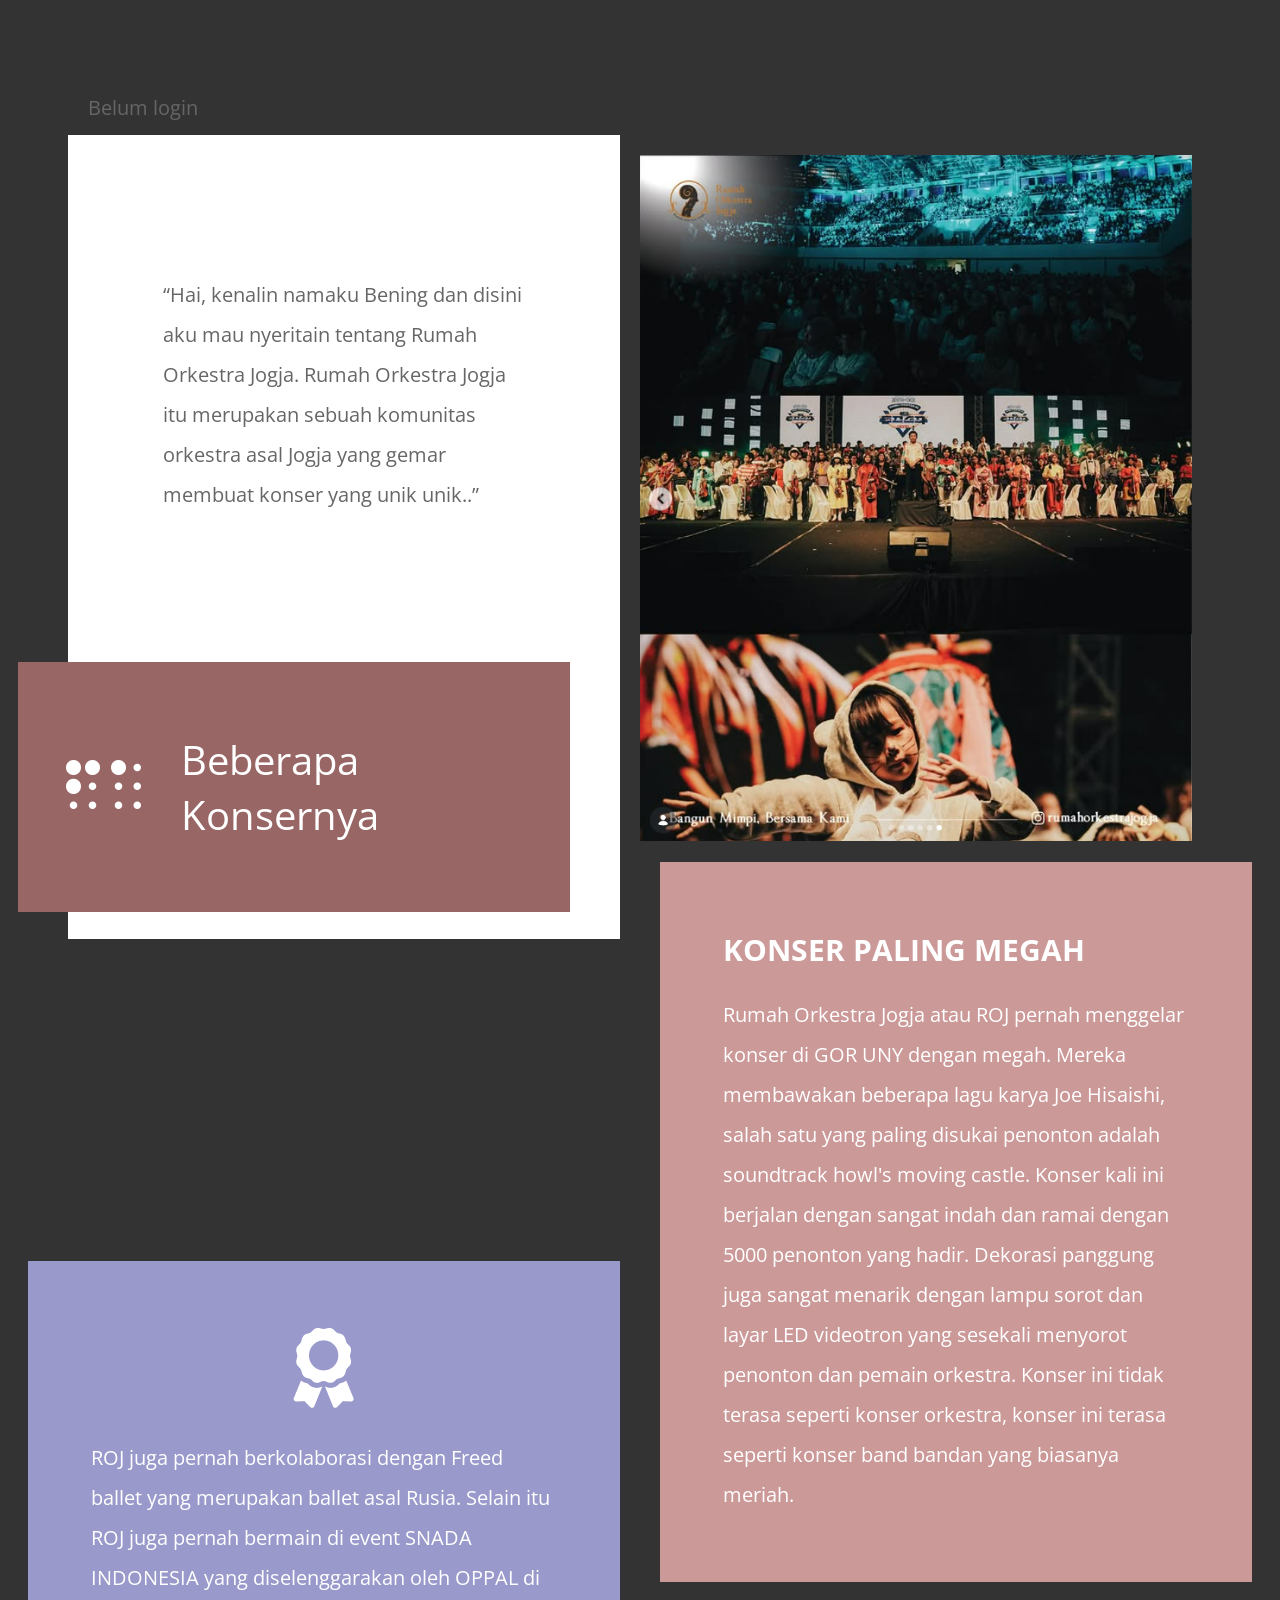
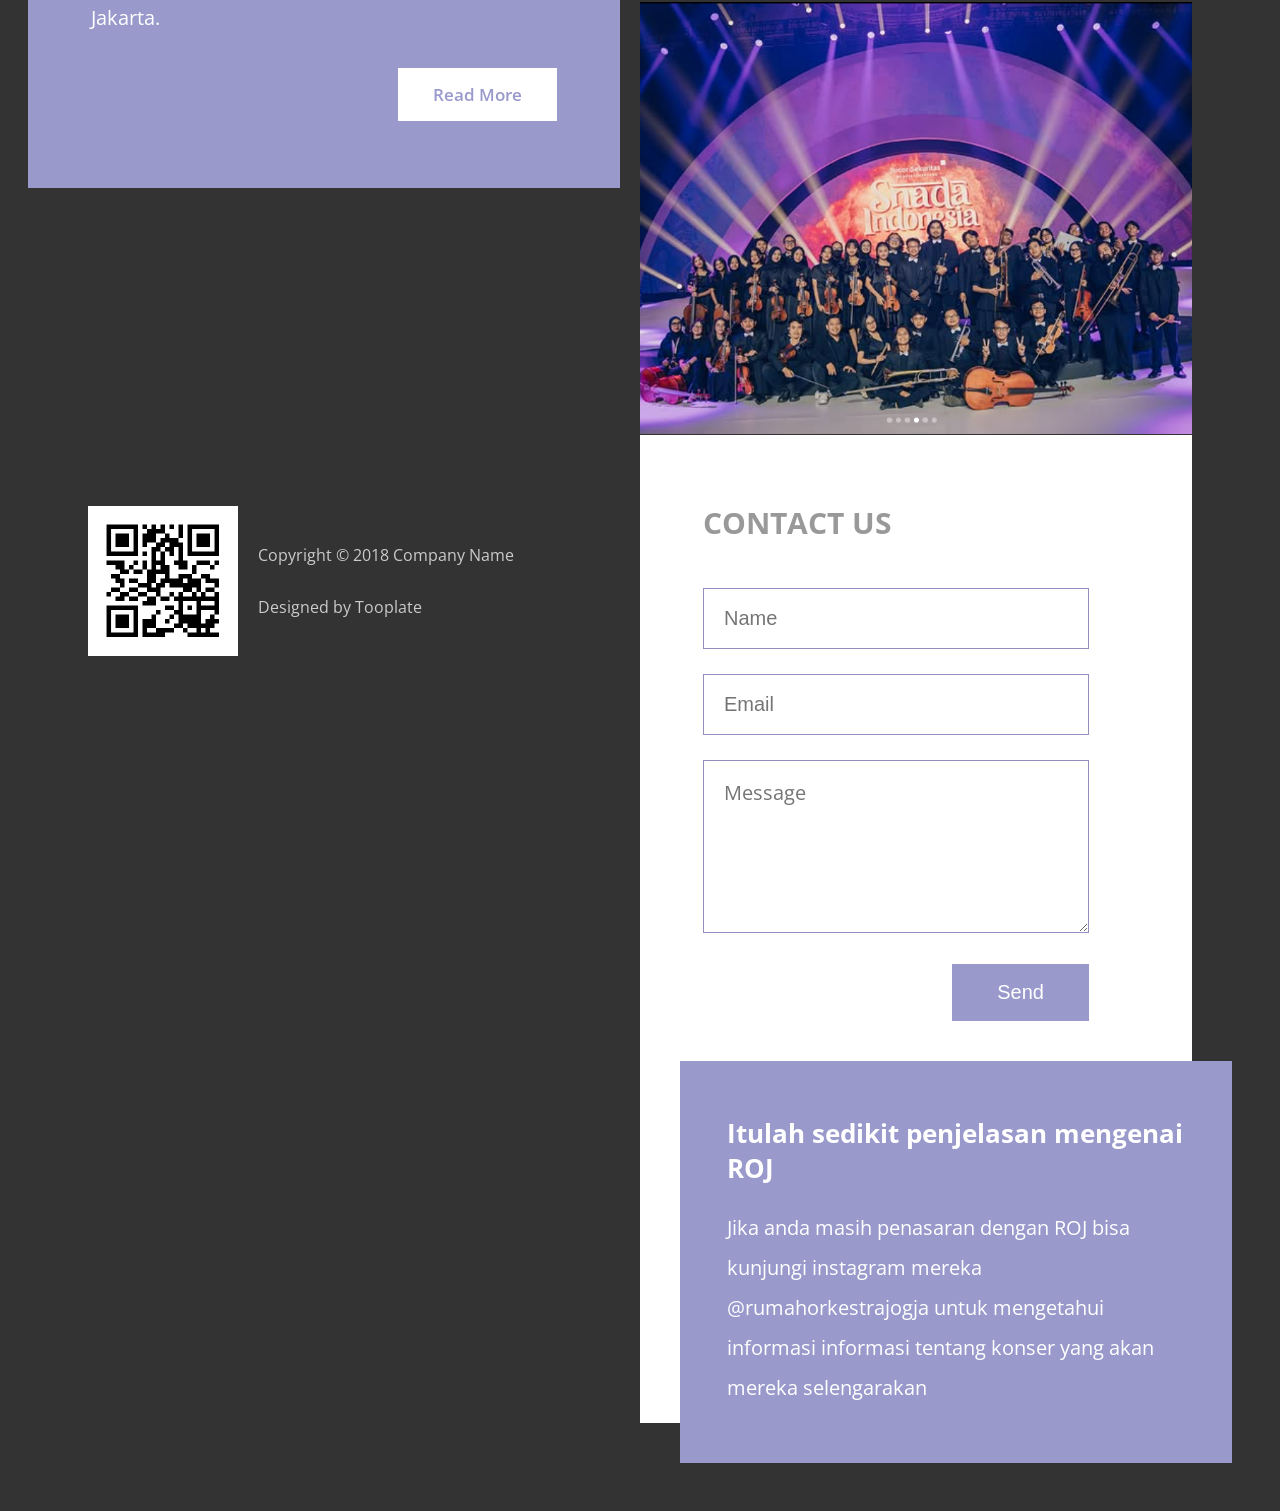
<file: index.html>
<!DOCTYPE html>
<html lang="en">

<head>
    <meta charset="UTF-8">
    <meta name="viewport" content="width=device-width, initial-scale=1.0">
    <meta http-equiv="X-UA-Compatible" content="ie=edge">
    <title>Get to Know Me</title>
<!--
Template 2110 Character
http://www.tooplate.com/view/2110-character
-->
    <link rel="stylesheet" href="https://fonts.googleapis.com/css?family=Open+Sans:400,600">
    <!-- https://fonts.google.com/specimen/Open+Sans -->
    <link rel="stylesheet" href="css/all.min.css">
    <!-- https://fontawesome.com/ -->
    <link rel="stylesheet" href="css/tooplate-style.css">
</head>
<p id="userInfo">Belum login</p>
    <div id="authArea">
        <button onclick="goLogin()" class="nav-cta">Login</button>
    </div>
<body class="tm-bg-dark">
    <main class="tm-container masonry">
        <div class="item tm-bg-white tm-block tm-block-left" data-desktop-seq-no="1" data-mobile-seq-no="1">
            <p class="tm-hero-text">&ldquo;Hai, kenalin namaku Bening dan disini aku mau nyeritain tentang Rumah Orkestra Jogja. 
Rumah Orkestra Jogja itu merupakan sebuah komunitas orkestra asal Jogja yang gemar membuat konser yang unik unik..&rdquo;</p>
            <header class="tm-block-brand">
                <div class="tm-bg-primary-dark tm-text-white tm-block-brand-inner">
                    <i class="fas fa-braille fa-3x"></i>
                    <h1 class="tm-brand-name">Beberapa Konsernya</h1>
                </div>
            </header>
        </div>
        <div class="item" data-desktop-seq-no="2" data-mobile-seq-no="4">
            <iframe width="529" height="281" src="https://www.youtube.com/embed/z7pt3Qj4w8U" title="SAGA GHIBLI CHAPTER 02 - RUMAH ORKESTRA JOGJA" frameborder="0" allow="accelerometer; autoplay; clipboard-write; encrypted-media; gyroscope; picture-in-picture; web-share" referrerpolicy="strict-origin-when-cross-origin" allowfullscreen></iframe>
        </div>
        <div class="item tm-bg-secondary tm-text-white tm-block tm-block-wider tm-block-pad tm-block-left-2" data-desktop-seq-no="3"
            data-mobile-seq-no="5">
            <i class="fas fa-award fa-4x tm-block-icon"></i>
            <p>ROJ juga pernah berkolaborasi dengan Freed ballet yang merupakan ballet asal Rusia. Selain itu ROJ juga pernah bermain di event SNADA INDONESIA yang diselenggarakan oleh OPPAL di Jakarta.</p>
            <div class="tm-text-right">
                <a href="#" class="tm-btn tm-btn-small tm-btn-primary tm-mt">Read More</a>
            </div>
        </div>
        <div class="item" data-desktop-seq-no="4" data-mobile-seq-no="8">
           <iframe width="529" height="297" src="https://www.youtube.com/embed/u_vsWNh9VQU?list=RDu_vsWNh9VQU" title="Medley Lagu Daerah - Rumah Orkestra Jogja | Snada Indonesia 2025" frameborder="0" allow="accelerometer; autoplay; clipboard-write; encrypted-media; gyroscope; picture-in-picture; web-share" referrerpolicy="strict-origin-when-cross-origin" allowfullscreen></iframe>
        </div>
        <div class="tm-footer" id="tmFooter" data-desktop-seq-no="5" data-mobile-seq-no="9">
            <img src="img/qr-link-tooplate.png" alt="QR Code" class="tm-img-qr">
            <div>
                <p class="tm-mb-small">Copyright &copy; 2018 Company Name</p>
                <p>Designed by <a rel="nofollow" href="https://www.facebook.com/tooplate">Tooplate</a></p>
            </div>
        </div>
        <div class="item" data-desktop-seq-no="6" data-mobile-seq-no="2">
            <img src="img/Ghibli 2.png">
        </div>
        <div class="item tm-block-right" data-desktop-seq-no="7" data-mobile-seq-no="3">
            <div class="tm-block-right-inner tm-bg-primary-light tm-text-white tm-block tm-block-wider tm-block-pad">
                <header>
                    <h2 class="tm-text-uppercase">
                        Konser Paling Megah
                    </h2>
                </header>
                <p>Rumah Orkestra Jogja atau ROJ pernah menggelar konser di GOR UNY dengan megah. Mereka membawakan beberapa lagu karya Joe Hisaishi, salah satu yang paling disukai penonton adalah soundtrack howl's moving castle. Konser kali ini berjalan dengan sangat indah dan ramai dengan 5000 penonton yang hadir. Dekorasi panggung juga sangat menarik dengan lampu sorot dan layar LED videotron yang sesekali menyorot penonton dan pemain orkestra. Konser ini tidak terasa seperti konser orkestra, konser ini terasa seperti konser band bandan yang biasanya meriah.
                </p>
                <!-- -->
            </div>
        </div>

        <div class="item" data-desktop-seq-no="8" data-mobile-seq-no="6">
            <img src="img/SNADA.png">
        </div>

        <div class="item tm-bg-white tm-block tm-form-section" data-desktop-seq-no="9" data-mobile-seq-no="7">
            <div class="tm-form-container tm-block-pad tm-pb-0">
                <header>
                    <h2 class="tm-text-uppercase tm-text-gray-light tm-mb">
                        Contact Us
                    </h2>
                </header>
                <form action="index.html" class="tm-contact-form" method="POST">
                    <div class="tm-form-group">
                        <input type="text" id="contact_name" name="contact_name" class="form-control" placeholder="Name" required/>
                    </div>
                    <div class="tm-form-group">
                        <input type="email" id="contact_email" name="contact_email" class="form-control" placeholder="Email" required/>
                    </div>
                    <div class="tm-form-group">
                        <textarea rows="5" id="contact_message" name="contact_message" class="form-control" placeholder="Message" required></textarea>
                    </div>
                    <div class="tm-text-right">
                        <button type="submit" class="tm-btn tm-btn-secondary tm-btn-pad-big">Send</button>
                    </div>
                </form>
            </div>

            <div class="tm-form-section-tag">
                <div class="tm-bg-secondary tm-text-white tm-block-pad tm-form-section-tag-inner">
                    <header>
                        <h2>Itulah sedikit penjelasan mengenai ROJ</h2>
                    </header>
                    <p>Jika anda masih penasaran dengan ROJ bisa kunjungi instagram mereka @rumahorkestrajogja untuk mengetahui informasi informasi tentang konser yang akan mereka selengarakan</p>
                </div>
            </div>
        </div>

    </main>
    <script src="js/jquery-3.3.1.min.js"></script>
    <!-- https://jquery.com/download/ -->
    <script>

        let callAdjustLayout;
        let currentLayout = "desktop",
            nextLayout = "desktop";

        /**
         * detect IE
         * returns version of IE or false, if browser is not Internet Explorer
         */
        function detectIE() {
            var ua = window.navigator.userAgent;

            var msie = ua.indexOf('MSIE ');
            if (msie > 0) {
                // IE 10 or older => return version number
                return parseInt(ua.substring(msie + 5, ua.indexOf('.', msie)), 10);
            }

            var trident = ua.indexOf('Trident/');
            if (trident > 0) {
                // IE 11 => return version number
                var rv = ua.indexOf('rv:');
                return parseInt(ua.substring(rv + 3, ua.indexOf('.', rv)), 10);
            }

            var edge = ua.indexOf('Edge/');
            if (edge > 0) {
                // Edge (IE 12+) => return version number
                return parseInt(ua.substring(edge + 5, ua.indexOf('.', edge)), 10);
            }

            // other browser
            return false;
        }

        // Adjust layout based on the browser width
        function adjustLayout() {
            let block1, block2, block3, block4, block5, block6, block7, block8, block9;

            if (window.innerWidth <= 1199) {
                // Mobile layout
                nextLayout = "mobile";
                block1 = $("div[data-mobile-seq-no='1']");
                block2 = $("div[data-mobile-seq-no='2']");
                block3 = $("div[data-mobile-seq-no='3']");
                block4 = $("div[data-mobile-seq-no='4']");
                block5 = $("div[data-mobile-seq-no='5']");
                block6 = $("div[data-mobile-seq-no='6']");
                block7 = $("div[data-mobile-seq-no='7']");
                block8 = $("div[data-mobile-seq-no='8']");
                block9 = $("div[data-mobile-seq-no='9']");
            } else {
                // Desktop layout
                nextLayout = "desktop";
                block1 = $("div[data-desktop-seq-no='1']");
                block2 = $("div[data-desktop-seq-no='2']");
                block3 = $("div[data-desktop-seq-no='3']");
                block4 = $("div[data-desktop-seq-no='4']");
                block5 = $("div[data-desktop-seq-no='5']");
                block6 = $("div[data-desktop-seq-no='6']");
                block7 = $("div[data-desktop-seq-no='7']");
                block8 = $("div[data-desktop-seq-no='8']");
                block9 = $("div[data-desktop-seq-no='9']");
            }

            if (nextLayout !== currentLayout) {
                // Reorder blocks based on their seq no
                block1.after(block2.detach());
                block2.after(block3.detach());
                block3.after(block4.detach());
                block4.after(block5.detach());
                block5.after(block6.detach());
                block6.after(block7.detach());
                block7.after(block8.detach());
                block8.after(block9.detach());
                currentLayout = nextLayout;
            }
        }

        // Adjust layout upon window resize
        window.onresize = function () {
            clearTimeout(callAdjustLayout);
            callAdjustLayout = setTimeout(adjustLayout, 100);
        }

        // DOM is ready
        $(function () {
            if (detectIE()) {
                alert('Please use the latest version of Chrome or Firefox for best browsing experience.');
            }

            adjustLayout();
        })
    </script>
            <script src="login/js/welcome.js"></script>
</body>

</html>
</file>
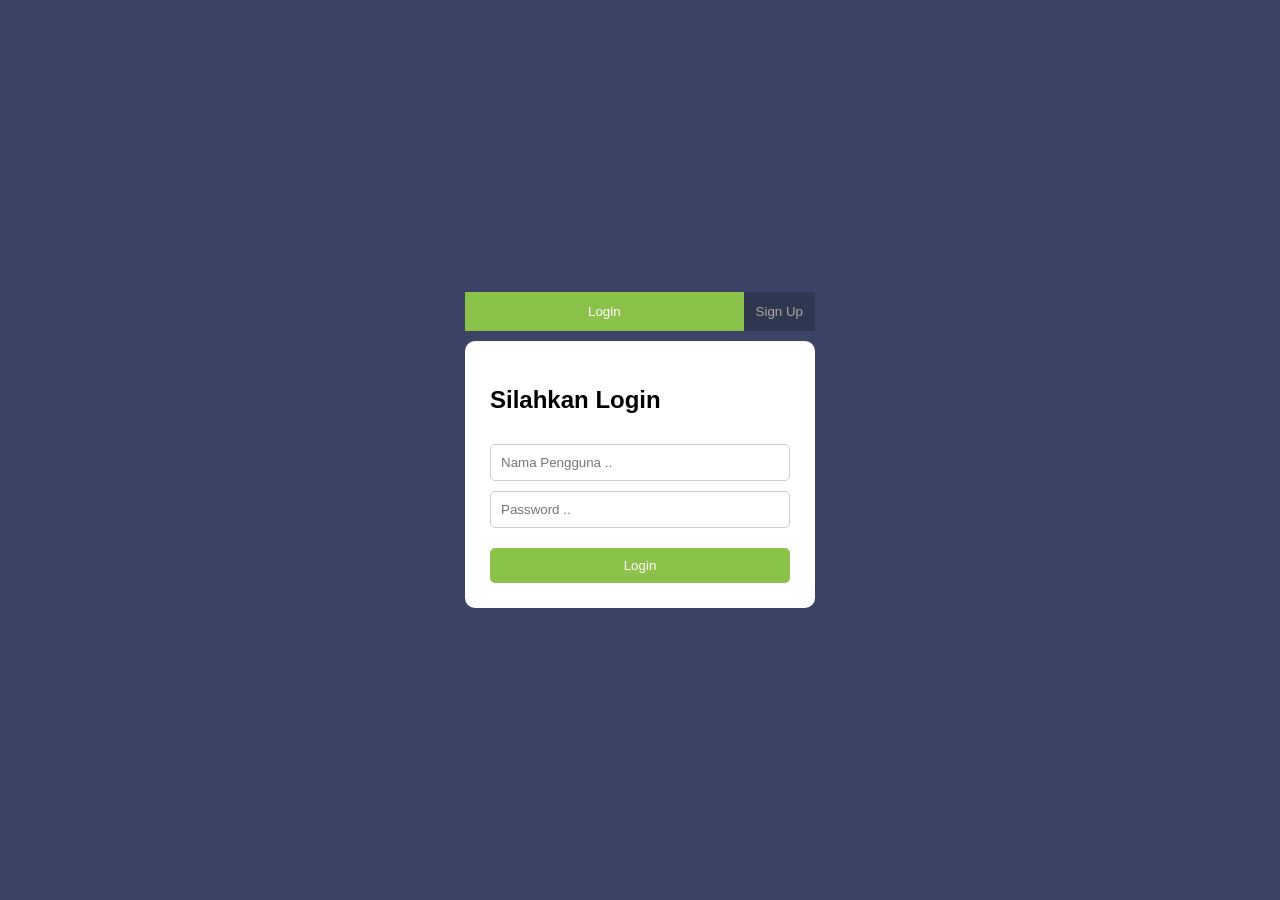
<file: login/index.html>
<!DOCTYPE html>
<html lang="en">

<head>
  <meta charset="UTF-8">
  <title>Login Signup</title>
  <link rel="stylesheet" href="style.css">
</head>

<body>

<div class="container">

  <div class="tabs">
    <button class="tab active" data-target="login">Login</button>
    <a href="register.html"><button class="tab" data-target="signup">Sign Up</button></a>
  </div>

  <div class="box">

    <!-- LOGIN -->
    <form id="loginForm" class="form show">
      <h2>Silahkan Login</h2>
      
      <input type="text" id="username" placeholder="Nama Pengguna .." required="required">
      
      <input type="password" id="password" placeholder="Password .." required="required">
      
      <button type="submit">Login</button>
    </form>

    <!-- SIGNUP -->
    <form id="registerForm" class="form">
      <h2>Register</h2>
    
      <input type="text" id="username" required placeholder="Username" required>
      <input type="email" id="email" required placeholder="Email" required>
      <input type="password" id="password" required placeholder="Password" required>

      <button type="submit">Register</button>
    </form>

  </div>

</div>

<script src="script.js"></script>
<script src="js/login.js"></script>

</body>
</html>
</file>
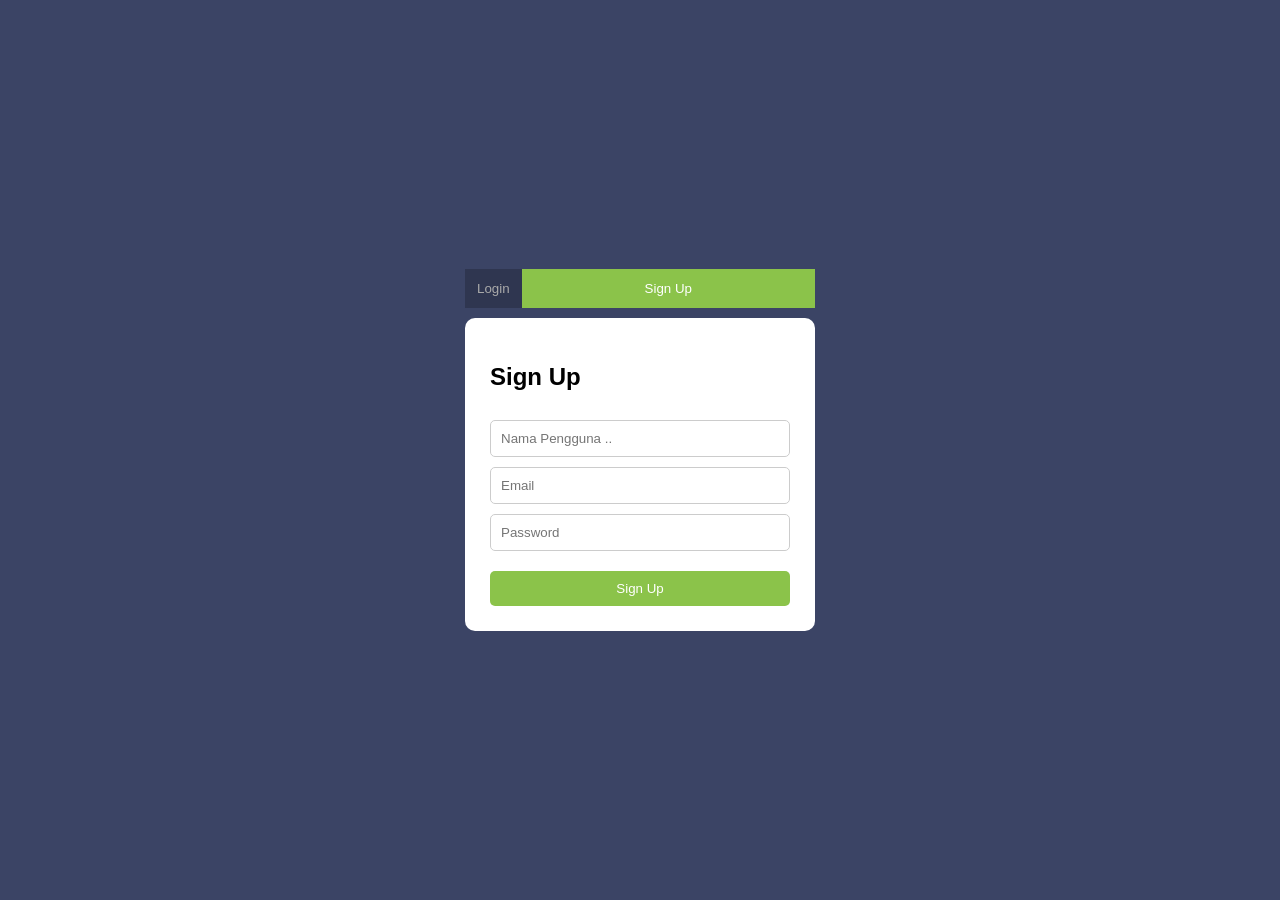
<file: login/register.html>
<!DOCTYPE html>
<html lang="en">

<head>
  <meta charset="UTF-8">
  <title>Login Signup</title>
  <link rel="stylesheet" href="style.css">
</head>

<body>

<div class="container">

  <div class="tabs">
    <a href="index.html"><button class="tab" data-target="login">Login</button></a>
    <button class="tab active" data-target="signup">Sign Up</button>
  </div>

  <div class="box">

    <!-- LOGIN -->
    <form id="registerForm" class="form show">
      <h2>Sign Up</h2>
      
      <input type="text" id="username" placeholder="Nama Pengguna .." required="required">
      
      <input type="email" id="email" placeholder="Email" required="required">

       <input type="password" id="password" placeholder="Password" required="required">
      
      <button type="submit">Sign Up</button>
    </form>

    <!-- SIGNUP -->
    <form id="registerForm" class="form">
      <h2>Register</h2>
    
      <input type="text" id="username" required placeholder="Username" required>
      <input type="email" id="email" required placeholder="Email" required>
      <input type="password" id="password" required placeholder="Password" required>

      <button type="submit">Register</button>
      <p id="message"></p>
    </form>

  </div>

</div>

<script src="script.js"></script>
<script src="js/register.js" defer></script>

</body>
</html>
</file>
<file: css/tooplate-style.css>
/* 

Template 2110 Character
http://www.tooplate.com/view/2110-character


COLORS 

Primary Dark:       #996666
Primary Light:      #cc9999
Secondary:          #9999cc
Dark Background:    #333333
Dark Gray Text:     #666666
Light Gray Text:    #999999
Footer Gray Text:   #cccccc

*/

body {
  font-family: "Open Sans", sans-serif;
  font-size: 20px;
  color: #666666;
  -webkit-font-smoothing: antialiased;
  padding: 80px;
  overflow-x: hidden;
}

textarea {
  font-family: "Open Sans", sans-serif;
}

a {
	color: #FF0;
  text-decoration: none;
}

button {
  border: none;
}

a,
button {
  -webkit-transition: all 0.3s ease;
  -o-transition: all 0.3s ease;
  transition: all 0.3s ease;
  cursor: pointer;
}

h2 {
  margin-top: 0;
}

p {
  line-height: 2;
  margin: 0;
}

.tm-container {
  max-width: 1200px;
  width: 100%;
  margin-left: auto;
  margin-right: auto;
  position: relative;
}

/* http://w3bits.com/css-masonry/ */
.masonry {
  /* Masonry container */
  -webkit-column-count: 2;
  column-count: 2;
  -webkit-column-gap: 0;
  column-gap: 0;
}

.item {
  /* Masonry bricks or child elements */
  display: inline-block;
  margin: 0;
  width: 100%;
}

img {
  max-width: 100%;
  height: auto;
}

.tm-relative {
  position: relative;
}

.tm-block {
  position: relative;
  -webkit-box-sizing: border-box;
  box-sizing: border-box;
  max-width: 600px;
}

.tm-block-wider {
  max-width: 640px;
  width: calc(100% + 40px);
}

.tm-block-left {
  right: 20px;
  bottom: 20px;
}

.tm-block-left-2 {
  right: 60px;
  top: 15px;
}

.tm-block-right {
  padding: 15px 0 20px 20px;
}

.tm-img-left {
  display: block;
  margin-right: 0;
  margin-left: auto;
}

.tm-hero-text {
  padding: 140px 95px 0;
}

.tm-block-pad {
  padding: 67px 63px;
}

.tm-block-icon {
  text-align: center;
  display: block;
  margin: 0 30px 30px;
}

.tm-block-brand {
  position: relative;
  margin-top: 147px;
  margin-bottom: 27px;
}

.tm-block-brand-inner {
  position: relative;
  right: 50px;
  padding: 70px 48px;
  display: -webkit-box;
  display: -ms-flexbox;
  display: flex;
  -webkit-box-align: center;
  -ms-flex-align: center;
  align-items: center;
}

.tm-brand-name {
  margin: 0 40px 0;
  font-size: 2.5rem;
  font-weight: 400;
}

.tm-bg-dark {
  background-color: #333333;
}

.tm-bg-white {
  background-color: #ffffff;
}

.tm-btn {
  padding: 15px 25px;
  display: inline-block;
  font-size: 1em;
}

.tm-btn-small {
  font-size: 17px;
  font-weight: 600;
  padding: 15px 35px;
}

.tm-btn-pad-big {
  padding: 17px 45px;
}

.tm-btn-primary {
  color: #9999cc;
  background-color: #ffffff;
}

.tm-btn-primary:hover {
  background-color: #c5c5e6;
}

.tm-btn-secondary {
  color: white;
  background-color: #9999cc;
}

.tm-btn-secondary:hover {
  color: #ffffff;
  background-color: #5b5bb2;
}

.tm-text-white {
  color: #ffffff;
}

.tm-text-gray-light {
  color: #999999;
}

.tm-bg-primary-light {
  background-color: #cc9999;
}

.tm-bg-primary-dark {
  background-color: #996666;
}

.tm-bg-secondary {
  background-color: #9999cc;
}

.tm-mt {
  margin-top: 30px;
}

.tm-mt-big {
  margin-top: 50px;
}

.tm-mb {
  margin-bottom: 45px;
}

.tm-mb-small {
  margin-bottom: 20px;
}

.tm-text-right {
  text-align: right;
}

.tm-text-uppercase {
  text-transform: uppercase;
}

.tm-form-group {
  margin-bottom: 25px;
}

input,
textarea {
  width: 100%;
  -webkit-box-sizing: border-box;
  box-sizing: border-box;
  border: 1px solid #958ec0;
  padding: 18px 20px;
  font-size: 1em;
}

.tm-contact-form {
  width: calc(100% - 40px);
}

.tm-form-section {
  margin-top: -5px;
}

.tm-form-section-tag {
  position: relative;
}

.tm-form-section-tag h2 {
  font-size: 1.6rem;
}

.tm-form-section-tag-inner {
  position: relative;
  left: 40px;
  right: -40px;
  bottom: -40px;
  width: 100%;
  max-width: 600px;
  box-sizing: border-box;
  padding: 55px 47px;
}

.tm-pb-0 {
  padding-bottom: 0 !important;
}

.tm-img-qr {
  width: 150px;
  height: 150px;
  margin: 30px 20px 30px 0;
}

.tm-footer {
  display: -webkit-box;
  display: -ms-flexbox;
  display: flex;
  -webkit-box-align: center;
  -ms-flex-align: center;
  align-items: center;
  max-width: 600px;
  margin-right: 0;
  margin-left: auto;
}

.tm-footer,
.tm-footer a {
  color: #cbcbcb;
}

.tm-footer a:hover {
  color: #996666;
}

.tm-footer p {
  font-size: 16px;
}

@media (max-width: 1232px) {
  body {
    padding: 60px;
  }
}

@media (max-width: 1199px) {
  .masonry {
    /* Masonry container */
    -webkit-column-count: 1;
    column-count: 1;
  }

  .tm-container {
    max-width: 600px;
  }
}

@media (max-width: 540px) {
  .tm-block-brand-inner {
    flex-direction: column;
    padding: 35px;
    right: 30px;
  }

  .tm-brand-name {
    margin-top: 20px;
  }

  .tm-contact-form {
    width: calc(100% - 20px);
  }
}

@media (max-width: 520px) {
  body {
    padding: 50px;
  }

  .tm-block-pad {
    padding: 45px;
  }

  .tm-hero-text {
    padding: 50px 45px 0;
  }

  .tm-block-brand {
    margin-top: 70px;
  }
}

@media (max-width: 417px) {
  .tm-block-left,
  .tm-block-left-2 {
    right: 0;
  }

  .tm-block-wider {
    width: 100%;
  }

  .tm-footer {
    flex-direction: column;
  }
}

@media (max-width: 390px) {
  body {
    padding: 40px 20px 10px;
  }

  .tm-form-section-tag-inner {
    left: 25px;
    right: -25px;
    bottom: -25px;
  }
}
</file>
<file: login/style.css>
body {
  margin: 0;
  font-family: Arial;
  background: #3b4465;
  display: flex;
  justify-content: center;
  align-items: center;
  height: 100vh;
}

.container {
  width: 350px;
}

.tabs {
  display: flex;
}

.tab {
  flex: 1;
  padding: 12px;
  border: none;
  cursor: pointer;
  background: #2f3650;
  color: #aaa;
  transition: 0.3s;
}

.tab.active {
  background: #8bc34a;
  color: white;
}

.box {
  background: white;
  padding: 25px;
  border-radius: 10px;
  margin-top: 10px;
  position: relative;
  overflow: hidden;
}

.form {
  display: none;
  flex-direction: column;
  gap: 10px;
  animation: fade 0.3s ease;
}

.form.show {
  display: flex;
}

input {
  padding: 10px;
  border: 1px solid #ccc;
  border-radius: 5px;
}

button[type="submit"] {
  margin-top: 10px;
  padding: 10px;
  border: none;
  background: #8bc34a;
  color: white;
  cursor: pointer;
  border-radius: 5px;
}

@keyframes fade {
  from {
    opacity: 0;
    transform: translateY(10px);
  }
  to {
    opacity: 1;
    transform: translateY(0);
  }
}
</file>
<file: css/all.min.css>
/*!
 * Font Awesome Free 5.3.1 by @fontawesome - https://fontawesome.com
 * License - https://fontawesome.com/license/free (Icons: CC BY 4.0, Fonts: SIL OFL 1.1, Code: MIT License)
 */
.fa,.fab,.fal,.far,.fas{-moz-osx-font-smoothing:grayscale;-webkit-font-smoothing:antialiased;display:inline-block;font-style:normal;font-variant:normal;text-rendering:auto;line-height:1}.fa-lg{font-size:1.33333em;line-height:.75em;vertical-align:-.0667em}.fa-xs{font-size:.75em}.fa-sm{font-size:.875em}.fa-1x{font-size:1em}.fa-2x{font-size:2em}.fa-3x{font-size:3em}.fa-4x{font-size:4em}.fa-5x{font-size:5em}.fa-6x{font-size:6em}.fa-7x{font-size:7em}.fa-8x{font-size:8em}.fa-9x{font-size:9em}.fa-10x{font-size:10em}.fa-fw{text-align:center;width:1.25em}.fa-ul{list-style-type:none;margin-left:2.5em;padding-left:0}.fa-ul>li{position:relative}.fa-li{left:-2em;position:absolute;text-align:center;width:2em;line-height:inherit}.fa-border{border:.08em solid #eee;border-radius:.1em;padding:.2em .25em .15em}.fa-pull-left{float:left}.fa-pull-right{float:right}.fa.fa-pull-left,.fab.fa-pull-left,.fal.fa-pull-left,.far.fa-pull-left,.fas.fa-pull-left{margin-right:.3em}.fa.fa-pull-right,.fab.fa-pull-right,.fal.fa-pull-right,.far.fa-pull-right,.fas.fa-pull-right{margin-left:.3em}.fa-spin{animation:fa-spin 2s infinite linear}.fa-pulse{animation:fa-spin 1s infinite steps(8)}@keyframes fa-spin{0%{transform:rotate(0deg)}to{transform:rotate(1turn)}}.fa-rotate-90{-ms-filter:"progid:DXImageTransform.Microsoft.BasicImage(rotation=1)";transform:rotate(90deg)}.fa-rotate-180{-ms-filter:"progid:DXImageTransform.Microsoft.BasicImage(rotation=2)";transform:rotate(180deg)}.fa-rotate-270{-ms-filter:"progid:DXImageTransform.Microsoft.BasicImage(rotation=3)";transform:rotate(270deg)}.fa-flip-horizontal{-ms-filter:"progid:DXImageTransform.Microsoft.BasicImage(rotation=0, mirror=1)";transform:scaleX(-1)}.fa-flip-vertical{transform:scaleY(-1)}.fa-flip-horizontal.fa-flip-vertical,.fa-flip-vertical{-ms-filter:"progid:DXImageTransform.Microsoft.BasicImage(rotation=2, mirror=1)"}.fa-flip-horizontal.fa-flip-vertical{transform:scale(-1)}:root .fa-flip-horizontal,:root .fa-flip-vertical,:root .fa-rotate-90,:root .fa-rotate-180,:root .fa-rotate-270{-webkit-filter:none;filter:none}.fa-stack{display:inline-block;height:2em;line-height:2em;position:relative;vertical-align:middle;width:2em}.fa-stack-1x,.fa-stack-2x{left:0;position:absolute;text-align:center;width:100%}.fa-stack-1x{line-height:inherit}.fa-stack-2x{font-size:2em}.fa-inverse{color:#fff}.fa-500px:before{content:"\f26e"}.fa-accessible-icon:before{content:"\f368"}.fa-accusoft:before{content:"\f369"}.fa-ad:before{content:"\f641"}.fa-address-book:before{content:"\f2b9"}.fa-address-card:before{content:"\f2bb"}.fa-adjust:before{content:"\f042"}.fa-adn:before{content:"\f170"}.fa-adversal:before{content:"\f36a"}.fa-affiliatetheme:before{content:"\f36b"}.fa-air-freshener:before{content:"\f5d0"}.fa-algolia:before{content:"\f36c"}.fa-align-center:before{content:"\f037"}.fa-align-justify:before{content:"\f039"}.fa-align-left:before{content:"\f036"}.fa-align-right:before{content:"\f038"}.fa-alipay:before{content:"\f642"}.fa-allergies:before{content:"\f461"}.fa-amazon:before{content:"\f270"}.fa-amazon-pay:before{content:"\f42c"}.fa-ambulance:before{content:"\f0f9"}.fa-american-sign-language-interpreting:before{content:"\f2a3"}.fa-amilia:before{content:"\f36d"}.fa-anchor:before{content:"\f13d"}.fa-android:before{content:"\f17b"}.fa-angellist:before{content:"\f209"}.fa-angle-double-down:before{content:"\f103"}.fa-angle-double-left:before{content:"\f100"}.fa-angle-double-right:before{content:"\f101"}.fa-angle-double-up:before{content:"\f102"}.fa-angle-down:before{content:"\f107"}.fa-angle-left:before{content:"\f104"}.fa-angle-right:before{content:"\f105"}.fa-angle-up:before{content:"\f106"}.fa-angry:before{content:"\f556"}.fa-angrycreative:before{content:"\f36e"}.fa-angular:before{content:"\f420"}.fa-ankh:before{content:"\f644"}.fa-app-store:before{content:"\f36f"}.fa-app-store-ios:before{content:"\f370"}.fa-apper:before{content:"\f371"}.fa-apple:before{content:"\f179"}.fa-apple-alt:before{content:"\f5d1"}.fa-apple-pay:before{content:"\f415"}.fa-archive:before{content:"\f187"}.fa-archway:before{content:"\f557"}.fa-arrow-alt-circle-down:before{content:"\f358"}.fa-arrow-alt-circle-left:before{content:"\f359"}.fa-arrow-alt-circle-right:before{content:"\f35a"}.fa-arrow-alt-circle-up:before{content:"\f35b"}.fa-arrow-circle-down:before{content:"\f0ab"}.fa-arrow-circle-left:before{content:"\f0a8"}.fa-arrow-circle-right:before{content:"\f0a9"}.fa-arrow-circle-up:before{content:"\f0aa"}.fa-arrow-down:before{content:"\f063"}.fa-arrow-left:before{content:"\f060"}.fa-arrow-right:before{content:"\f061"}.fa-arrow-up:before{content:"\f062"}.fa-arrows-alt:before{content:"\f0b2"}.fa-arrows-alt-h:before{content:"\f337"}.fa-arrows-alt-v:before{content:"\f338"}.fa-assistive-listening-systems:before{content:"\f2a2"}.fa-asterisk:before{content:"\f069"}.fa-asymmetrik:before{content:"\f372"}.fa-at:before{content:"\f1fa"}.fa-atlas:before{content:"\f558"}.fa-atom:before{content:"\f5d2"}.fa-audible:before{content:"\f373"}.fa-audio-description:before{content:"\f29e"}.fa-autoprefixer:before{content:"\f41c"}.fa-avianex:before{content:"\f374"}.fa-aviato:before{content:"\f421"}.fa-award:before{content:"\f559"}.fa-aws:before{content:"\f375"}.fa-backspace:before{content:"\f55a"}.fa-backward:before{content:"\f04a"}.fa-balance-scale:before{content:"\f24e"}.fa-ban:before{content:"\f05e"}.fa-band-aid:before{content:"\f462"}.fa-bandcamp:before{content:"\f2d5"}.fa-barcode:before{content:"\f02a"}.fa-bars:before{content:"\f0c9"}.fa-baseball-ball:before{content:"\f433"}.fa-basketball-ball:before{content:"\f434"}.fa-bath:before{content:"\f2cd"}.fa-battery-empty:before{content:"\f244"}.fa-battery-full:before{content:"\f240"}.fa-battery-half:before{content:"\f242"}.fa-battery-quarter:before{content:"\f243"}.fa-battery-three-quarters:before{content:"\f241"}.fa-bed:before{content:"\f236"}.fa-beer:before{content:"\f0fc"}.fa-behance:before{content:"\f1b4"}.fa-behance-square:before{content:"\f1b5"}.fa-bell:before{content:"\f0f3"}.fa-bell-slash:before{content:"\f1f6"}.fa-bezier-curve:before{content:"\f55b"}.fa-bible:before{content:"\f647"}.fa-bicycle:before{content:"\f206"}.fa-bimobject:before{content:"\f378"}.fa-binoculars:before{content:"\f1e5"}.fa-birthday-cake:before{content:"\f1fd"}.fa-bitbucket:before{content:"\f171"}.fa-bitcoin:before{content:"\f379"}.fa-bity:before{content:"\f37a"}.fa-black-tie:before{content:"\f27e"}.fa-blackberry:before{content:"\f37b"}.fa-blender:before{content:"\f517"}.fa-blind:before{content:"\f29d"}.fa-blogger:before{content:"\f37c"}.fa-blogger-b:before{content:"\f37d"}.fa-bluetooth:before{content:"\f293"}.fa-bluetooth-b:before{content:"\f294"}.fa-bold:before{content:"\f032"}.fa-bolt:before{content:"\f0e7"}.fa-bomb:before{content:"\f1e2"}.fa-bone:before{content:"\f5d7"}.fa-bong:before{content:"\f55c"}.fa-book:before{content:"\f02d"}.fa-book-open:before{content:"\f518"}.fa-book-reader:before{content:"\f5da"}.fa-bookmark:before{content:"\f02e"}.fa-bowling-ball:before{content:"\f436"}.fa-box:before{content:"\f466"}.fa-box-open:before{content:"\f49e"}.fa-boxes:before{content:"\f468"}.fa-braille:before{content:"\f2a1"}.fa-brain:before{content:"\f5dc"}.fa-briefcase:before{content:"\f0b1"}.fa-briefcase-medical:before{content:"\f469"}.fa-broadcast-tower:before{content:"\f519"}.fa-broom:before{content:"\f51a"}.fa-brush:before{content:"\f55d"}.fa-btc:before{content:"\f15a"}.fa-bug:before{content:"\f188"}.fa-building:before{content:"\f1ad"}.fa-bullhorn:before{content:"\f0a1"}.fa-bullseye:before{content:"\f140"}.fa-burn:before{content:"\f46a"}.fa-buromobelexperte:before{content:"\f37f"}.fa-bus:before{content:"\f207"}.fa-bus-alt:before{content:"\f55e"}.fa-business-time:before{content:"\f64a"}.fa-buysellads:before{content:"\f20d"}.fa-calculator:before{content:"\f1ec"}.fa-calendar:before{content:"\f133"}.fa-calendar-alt:before{content:"\f073"}.fa-calendar-check:before{content:"\f274"}.fa-calendar-minus:before{content:"\f272"}.fa-calendar-plus:before{content:"\f271"}.fa-calendar-times:before{content:"\f273"}.fa-camera:before{content:"\f030"}.fa-camera-retro:before{content:"\f083"}.fa-cannabis:before{content:"\f55f"}.fa-capsules:before{content:"\f46b"}.fa-car:before{content:"\f1b9"}.fa-car-alt:before{content:"\f5de"}.fa-car-battery:before{content:"\f5df"}.fa-car-crash:before{content:"\f5e1"}.fa-car-side:before{content:"\f5e4"}.fa-caret-down:before{content:"\f0d7"}.fa-caret-left:before{content:"\f0d9"}.fa-caret-right:before{content:"\f0da"}.fa-caret-square-down:before{content:"\f150"}.fa-caret-square-left:before{content:"\f191"}.fa-caret-square-right:before{content:"\f152"}.fa-caret-square-up:before{content:"\f151"}.fa-caret-up:before{content:"\f0d8"}.fa-cart-arrow-down:before{content:"\f218"}.fa-cart-plus:before{content:"\f217"}.fa-cc-amazon-pay:before{content:"\f42d"}.fa-cc-amex:before{content:"\f1f3"}.fa-cc-apple-pay:before{content:"\f416"}.fa-cc-diners-club:before{content:"\f24c"}.fa-cc-discover:before{content:"\f1f2"}.fa-cc-jcb:before{content:"\f24b"}.fa-cc-mastercard:before{content:"\f1f1"}.fa-cc-paypal:before{content:"\f1f4"}.fa-cc-stripe:before{content:"\f1f5"}.fa-cc-visa:before{content:"\f1f0"}.fa-centercode:before{content:"\f380"}.fa-certificate:before{content:"\f0a3"}.fa-chalkboard:before{content:"\f51b"}.fa-chalkboard-teacher:before{content:"\f51c"}.fa-charging-station:before{content:"\f5e7"}.fa-chart-area:before{content:"\f1fe"}.fa-chart-bar:before{content:"\f080"}.fa-chart-line:before{content:"\f201"}.fa-chart-pie:before{content:"\f200"}.fa-check:before{content:"\f00c"}.fa-check-circle:before{content:"\f058"}.fa-check-double:before{content:"\f560"}.fa-check-square:before{content:"\f14a"}.fa-chess:before{content:"\f439"}.fa-chess-bishop:before{content:"\f43a"}.fa-chess-board:before{content:"\f43c"}.fa-chess-king:before{content:"\f43f"}.fa-chess-knight:before{content:"\f441"}.fa-chess-pawn:before{content:"\f443"}.fa-chess-queen:before{content:"\f445"}.fa-chess-rook:before{content:"\f447"}.fa-chevron-circle-down:before{content:"\f13a"}.fa-chevron-circle-left:before{content:"\f137"}.fa-chevron-circle-right:before{content:"\f138"}.fa-chevron-circle-up:before{content:"\f139"}.fa-chevron-down:before{content:"\f078"}.fa-chevron-left:before{content:"\f053"}.fa-chevron-right:before{content:"\f054"}.fa-chevron-up:before{content:"\f077"}.fa-child:before{content:"\f1ae"}.fa-chrome:before{content:"\f268"}.fa-church:before{content:"\f51d"}.fa-circle:before{content:"\f111"}.fa-circle-notch:before{content:"\f1ce"}.fa-city:before{content:"\f64f"}.fa-clipboard:before{content:"\f328"}.fa-clipboard-check:before{content:"\f46c"}.fa-clipboard-list:before{content:"\f46d"}.fa-clock:before{content:"\f017"}.fa-clone:before{content:"\f24d"}.fa-closed-captioning:before{content:"\f20a"}.fa-cloud:before{content:"\f0c2"}.fa-cloud-download-alt:before{content:"\f381"}.fa-cloud-upload-alt:before{content:"\f382"}.fa-cloudscale:before{content:"\f383"}.fa-cloudsmith:before{content:"\f384"}.fa-cloudversify:before{content:"\f385"}.fa-cocktail:before{content:"\f561"}.fa-code:before{content:"\f121"}.fa-code-branch:before{content:"\f126"}.fa-codepen:before{content:"\f1cb"}.fa-codiepie:before{content:"\f284"}.fa-coffee:before{content:"\f0f4"}.fa-cog:before{content:"\f013"}.fa-cogs:before{content:"\f085"}.fa-coins:before{content:"\f51e"}.fa-columns:before{content:"\f0db"}.fa-comment:before{content:"\f075"}.fa-comment-alt:before{content:"\f27a"}.fa-comment-dollar:before{content:"\f651"}.fa-comment-dots:before{content:"\f4ad"}.fa-comment-slash:before{content:"\f4b3"}.fa-comments:before{content:"\f086"}.fa-comments-dollar:before{content:"\f653"}.fa-compact-disc:before{content:"\f51f"}.fa-compass:before{content:"\f14e"}.fa-compress:before{content:"\f066"}.fa-concierge-bell:before{content:"\f562"}.fa-connectdevelop:before{content:"\f20e"}.fa-contao:before{content:"\f26d"}.fa-cookie:before{content:"\f563"}.fa-cookie-bite:before{content:"\f564"}.fa-copy:before{content:"\f0c5"}.fa-copyright:before{content:"\f1f9"}.fa-couch:before{content:"\f4b8"}.fa-cpanel:before{content:"\f388"}.fa-creative-commons:before{content:"\f25e"}.fa-creative-commons-by:before{content:"\f4e7"}.fa-creative-commons-nc:before{content:"\f4e8"}.fa-creative-commons-nc-eu:before{content:"\f4e9"}.fa-creative-commons-nc-jp:before{content:"\f4ea"}.fa-creative-commons-nd:before{content:"\f4eb"}.fa-creative-commons-pd:before{content:"\f4ec"}.fa-creative-commons-pd-alt:before{content:"\f4ed"}.fa-creative-commons-remix:before{content:"\f4ee"}.fa-creative-commons-sa:before{content:"\f4ef"}.fa-creative-commons-sampling:before{content:"\f4f0"}.fa-creative-commons-sampling-plus:before{content:"\f4f1"}.fa-creative-commons-share:before{content:"\f4f2"}.fa-credit-card:before{content:"\f09d"}.fa-crop:before{content:"\f125"}.fa-crop-alt:before{content:"\f565"}.fa-cross:before{content:"\f654"}.fa-crosshairs:before{content:"\f05b"}.fa-crow:before{content:"\f520"}.fa-crown:before{content:"\f521"}.fa-css3:before{content:"\f13c"}.fa-css3-alt:before{content:"\f38b"}.fa-cube:before{content:"\f1b2"}.fa-cubes:before{content:"\f1b3"}.fa-cut:before{content:"\f0c4"}.fa-cuttlefish:before{content:"\f38c"}.fa-d-and-d:before{content:"\f38d"}.fa-dashcube:before{content:"\f210"}.fa-database:before{content:"\f1c0"}.fa-deaf:before{content:"\f2a4"}.fa-delicious:before{content:"\f1a5"}.fa-deploydog:before{content:"\f38e"}.fa-deskpro:before{content:"\f38f"}.fa-desktop:before{content:"\f108"}.fa-deviantart:before{content:"\f1bd"}.fa-dharmachakra:before{content:"\f655"}.fa-diagnoses:before{content:"\f470"}.fa-dice:before{content:"\f522"}.fa-dice-five:before{content:"\f523"}.fa-dice-four:before{content:"\f524"}.fa-dice-one:before{content:"\f525"}.fa-dice-six:before{content:"\f526"}.fa-dice-three:before{content:"\f527"}.fa-dice-two:before{content:"\f528"}.fa-digg:before{content:"\f1a6"}.fa-digital-ocean:before{content:"\f391"}.fa-digital-tachograph:before{content:"\f566"}.fa-directions:before{content:"\f5eb"}.fa-discord:before{content:"\f392"}.fa-discourse:before{content:"\f393"}.fa-divide:before{content:"\f529"}.fa-dizzy:before{content:"\f567"}.fa-dna:before{content:"\f471"}.fa-dochub:before{content:"\f394"}.fa-docker:before{content:"\f395"}.fa-dollar-sign:before{content:"\f155"}.fa-dolly:before{content:"\f472"}.fa-dolly-flatbed:before{content:"\f474"}.fa-donate:before{content:"\f4b9"}.fa-door-closed:before{content:"\f52a"}.fa-door-open:before{content:"\f52b"}.fa-dot-circle:before{content:"\f192"}.fa-dove:before{content:"\f4ba"}.fa-download:before{content:"\f019"}.fa-draft2digital:before{content:"\f396"}.fa-drafting-compass:before{content:"\f568"}.fa-draw-polygon:before{content:"\f5ee"}.fa-dribbble:before{content:"\f17d"}.fa-dribbble-square:before{content:"\f397"}.fa-dropbox:before{content:"\f16b"}.fa-drum:before{content:"\f569"}.fa-drum-steelpan:before{content:"\f56a"}.fa-drupal:before{content:"\f1a9"}.fa-dumbbell:before{content:"\f44b"}.fa-dyalog:before{content:"\f399"}.fa-earlybirds:before{content:"\f39a"}.fa-ebay:before{content:"\f4f4"}.fa-edge:before{content:"\f282"}.fa-edit:before{content:"\f044"}.fa-eject:before{content:"\f052"}.fa-elementor:before{content:"\f430"}.fa-ellipsis-h:before{content:"\f141"}.fa-ellipsis-v:before{content:"\f142"}.fa-ello:before{content:"\f5f1"}.fa-ember:before{content:"\f423"}.fa-empire:before{content:"\f1d1"}.fa-envelope:before{content:"\f0e0"}.fa-envelope-open:before{content:"\f2b6"}.fa-envelope-open-text:before{content:"\f658"}.fa-envelope-square:before{content:"\f199"}.fa-envira:before{content:"\f299"}.fa-equals:before{content:"\f52c"}.fa-eraser:before{content:"\f12d"}.fa-erlang:before{content:"\f39d"}.fa-ethereum:before{content:"\f42e"}.fa-etsy:before{content:"\f2d7"}.fa-euro-sign:before{content:"\f153"}.fa-exchange-alt:before{content:"\f362"}.fa-exclamation:before{content:"\f12a"}.fa-exclamation-circle:before{content:"\f06a"}.fa-exclamation-triangle:before{content:"\f071"}.fa-expand:before{content:"\f065"}.fa-expand-arrows-alt:before{content:"\f31e"}.fa-expeditedssl:before{content:"\f23e"}.fa-external-link-alt:before{content:"\f35d"}.fa-external-link-square-alt:before{content:"\f360"}.fa-eye:before{content:"\f06e"}.fa-eye-dropper:before{content:"\f1fb"}.fa-eye-slash:before{content:"\f070"}.fa-facebook:before{content:"\f09a"}.fa-facebook-f:before{content:"\f39e"}.fa-facebook-messenger:before{content:"\f39f"}.fa-facebook-square:before{content:"\f082"}.fa-fast-backward:before{content:"\f049"}.fa-fast-forward:before{content:"\f050"}.fa-fax:before{content:"\f1ac"}.fa-feather:before{content:"\f52d"}.fa-feather-alt:before{content:"\f56b"}.fa-female:before{content:"\f182"}.fa-fighter-jet:before{content:"\f0fb"}.fa-file:before{content:"\f15b"}.fa-file-alt:before{content:"\f15c"}.fa-file-archive:before{content:"\f1c6"}.fa-file-audio:before{content:"\f1c7"}.fa-file-code:before{content:"\f1c9"}.fa-file-contract:before{content:"\f56c"}.fa-file-download:before{content:"\f56d"}.fa-file-excel:before{content:"\f1c3"}.fa-file-export:before{content:"\f56e"}.fa-file-image:before{content:"\f1c5"}.fa-file-import:before{content:"\f56f"}.fa-file-invoice:before{content:"\f570"}.fa-file-invoice-dollar:before{content:"\f571"}.fa-file-medical:before{content:"\f477"}.fa-file-medical-alt:before{content:"\f478"}.fa-file-pdf:before{content:"\f1c1"}.fa-file-powerpoint:before{content:"\f1c4"}.fa-file-prescription:before{content:"\f572"}.fa-file-signature:before{content:"\f573"}.fa-file-upload:before{content:"\f574"}.fa-file-video:before{content:"\f1c8"}.fa-file-word:before{content:"\f1c2"}.fa-fill:before{content:"\f575"}.fa-fill-drip:before{content:"\f576"}.fa-film:before{content:"\f008"}.fa-filter:before{content:"\f0b0"}.fa-fingerprint:before{content:"\f577"}.fa-fire:before{content:"\f06d"}.fa-fire-extinguisher:before{content:"\f134"}.fa-firefox:before{content:"\f269"}.fa-first-aid:before{content:"\f479"}.fa-first-order:before{content:"\f2b0"}.fa-first-order-alt:before{content:"\f50a"}.fa-firstdraft:before{content:"\f3a1"}.fa-fish:before{content:"\f578"}.fa-flag:before{content:"\f024"}.fa-flag-checkered:before{content:"\f11e"}.fa-flask:before{content:"\f0c3"}.fa-flickr:before{content:"\f16e"}.fa-flipboard:before{content:"\f44d"}.fa-flushed:before{content:"\f579"}.fa-fly:before{content:"\f417"}.fa-folder:before{content:"\f07b"}.fa-folder-minus:before{content:"\f65d"}.fa-folder-open:before{content:"\f07c"}.fa-folder-plus:before{content:"\f65e"}.fa-font:before{content:"\f031"}.fa-font-awesome:before{content:"\f2b4"}.fa-font-awesome-alt:before{content:"\f35c"}.fa-font-awesome-flag:before{content:"\f425"}.fa-font-awesome-logo-full:before{content:"\f4e6"}.fa-fonticons:before{content:"\f280"}.fa-fonticons-fi:before{content:"\f3a2"}.fa-football-ball:before{content:"\f44e"}.fa-fort-awesome:before{content:"\f286"}.fa-fort-awesome-alt:before{content:"\f3a3"}.fa-forumbee:before{content:"\f211"}.fa-forward:before{content:"\f04e"}.fa-foursquare:before{content:"\f180"}.fa-free-code-camp:before{content:"\f2c5"}.fa-freebsd:before{content:"\f3a4"}.fa-frog:before{content:"\f52e"}.fa-frown:before{content:"\f119"}.fa-frown-open:before{content:"\f57a"}.fa-fulcrum:before{content:"\f50b"}.fa-funnel-dollar:before{content:"\f662"}.fa-futbol:before{content:"\f1e3"}.fa-galactic-republic:before{content:"\f50c"}.fa-galactic-senate:before{content:"\f50d"}.fa-gamepad:before{content:"\f11b"}.fa-gas-pump:before{content:"\f52f"}.fa-gavel:before{content:"\f0e3"}.fa-gem:before{content:"\f3a5"}.fa-genderless:before{content:"\f22d"}.fa-get-pocket:before{content:"\f265"}.fa-gg:before{content:"\f260"}.fa-gg-circle:before{content:"\f261"}.fa-gift:before{content:"\f06b"}.fa-git:before{content:"\f1d3"}.fa-git-square:before{content:"\f1d2"}.fa-github:before{content:"\f09b"}.fa-github-alt:before{content:"\f113"}.fa-github-square:before{content:"\f092"}.fa-gitkraken:before{content:"\f3a6"}.fa-gitlab:before{content:"\f296"}.fa-gitter:before{content:"\f426"}.fa-glass-martini:before{content:"\f000"}.fa-glass-martini-alt:before{content:"\f57b"}.fa-glasses:before{content:"\f530"}.fa-glide:before{content:"\f2a5"}.fa-glide-g:before{content:"\f2a6"}.fa-globe:before{content:"\f0ac"}.fa-globe-africa:before{content:"\f57c"}.fa-globe-americas:before{content:"\f57d"}.fa-globe-asia:before{content:"\f57e"}.fa-gofore:before{content:"\f3a7"}.fa-golf-ball:before{content:"\f450"}.fa-goodreads:before{content:"\f3a8"}.fa-goodreads-g:before{content:"\f3a9"}.fa-google:before{content:"\f1a0"}.fa-google-drive:before{content:"\f3aa"}.fa-google-play:before{content:"\f3ab"}.fa-google-plus:before{content:"\f2b3"}.fa-google-plus-g:before{content:"\f0d5"}.fa-google-plus-square:before{content:"\f0d4"}.fa-google-wallet:before{content:"\f1ee"}.fa-gopuram:before{content:"\f664"}.fa-graduation-cap:before{content:"\f19d"}.fa-gratipay:before{content:"\f184"}.fa-grav:before{content:"\f2d6"}.fa-greater-than:before{content:"\f531"}.fa-greater-than-equal:before{content:"\f532"}.fa-grimace:before{content:"\f57f"}.fa-grin:before{content:"\f580"}.fa-grin-alt:before{content:"\f581"}.fa-grin-beam:before{content:"\f582"}.fa-grin-beam-sweat:before{content:"\f583"}.fa-grin-hearts:before{content:"\f584"}.fa-grin-squint:before{content:"\f585"}.fa-grin-squint-tears:before{content:"\f586"}.fa-grin-stars:before{content:"\f587"}.fa-grin-tears:before{content:"\f588"}.fa-grin-tongue:before{content:"\f589"}.fa-grin-tongue-squint:before{content:"\f58a"}.fa-grin-tongue-wink:before{content:"\f58b"}.fa-grin-wink:before{content:"\f58c"}.fa-grip-horizontal:before{content:"\f58d"}.fa-grip-vertical:before{content:"\f58e"}.fa-gripfire:before{content:"\f3ac"}.fa-grunt:before{content:"\f3ad"}.fa-gulp:before{content:"\f3ae"}.fa-h-square:before{content:"\f0fd"}.fa-hacker-news:before{content:"\f1d4"}.fa-hacker-news-square:before{content:"\f3af"}.fa-hackerrank:before{content:"\f5f7"}.fa-hamsa:before{content:"\f665"}.fa-hand-holding:before{content:"\f4bd"}.fa-hand-holding-heart:before{content:"\f4be"}.fa-hand-holding-usd:before{content:"\f4c0"}.fa-hand-lizard:before{content:"\f258"}.fa-hand-paper:before{content:"\f256"}.fa-hand-peace:before{content:"\f25b"}.fa-hand-point-down:before{content:"\f0a7"}.fa-hand-point-left:before{content:"\f0a5"}.fa-hand-point-right:before{content:"\f0a4"}.fa-hand-point-up:before{content:"\f0a6"}.fa-hand-pointer:before{content:"\f25a"}.fa-hand-rock:before{content:"\f255"}.fa-hand-scissors:before{content:"\f257"}.fa-hand-spock:before{content:"\f259"}.fa-hands:before{content:"\f4c2"}.fa-hands-helping:before{content:"\f4c4"}.fa-handshake:before{content:"\f2b5"}.fa-hashtag:before{content:"\f292"}.fa-haykal:before{content:"\f666"}.fa-hdd:before{content:"\f0a0"}.fa-heading:before{content:"\f1dc"}.fa-headphones:before{content:"\f025"}.fa-headphones-alt:before{content:"\f58f"}.fa-headset:before{content:"\f590"}.fa-heart:before{content:"\f004"}.fa-heartbeat:before{content:"\f21e"}.fa-helicopter:before{content:"\f533"}.fa-highlighter:before{content:"\f591"}.fa-hips:before{content:"\f452"}.fa-hire-a-helper:before{content:"\f3b0"}.fa-history:before{content:"\f1da"}.fa-hockey-puck:before{content:"\f453"}.fa-home:before{content:"\f015"}.fa-hooli:before{content:"\f427"}.fa-hornbill:before{content:"\f592"}.fa-hospital:before{content:"\f0f8"}.fa-hospital-alt:before{content:"\f47d"}.fa-hospital-symbol:before{content:"\f47e"}.fa-hot-tub:before{content:"\f593"}.fa-hotel:before{content:"\f594"}.fa-hotjar:before{content:"\f3b1"}.fa-hourglass:before{content:"\f254"}.fa-hourglass-end:before{content:"\f253"}.fa-hourglass-half:before{content:"\f252"}.fa-hourglass-start:before{content:"\f251"}.fa-houzz:before{content:"\f27c"}.fa-html5:before{content:"\f13b"}.fa-hubspot:before{content:"\f3b2"}.fa-i-cursor:before{content:"\f246"}.fa-id-badge:before{content:"\f2c1"}.fa-id-card:before{content:"\f2c2"}.fa-id-card-alt:before{content:"\f47f"}.fa-image:before{content:"\f03e"}.fa-images:before{content:"\f302"}.fa-imdb:before{content:"\f2d8"}.fa-inbox:before{content:"\f01c"}.fa-indent:before{content:"\f03c"}.fa-industry:before{content:"\f275"}.fa-infinity:before{content:"\f534"}.fa-info:before{content:"\f129"}.fa-info-circle:before{content:"\f05a"}.fa-instagram:before{content:"\f16d"}.fa-internet-explorer:before{content:"\f26b"}.fa-ioxhost:before{content:"\f208"}.fa-italic:before{content:"\f033"}.fa-itunes:before{content:"\f3b4"}.fa-itunes-note:before{content:"\f3b5"}.fa-java:before{content:"\f4e4"}.fa-jedi:before{content:"\f669"}.fa-jedi-order:before{content:"\f50e"}.fa-jenkins:before{content:"\f3b6"}.fa-joget:before{content:"\f3b7"}.fa-joint:before{content:"\f595"}.fa-joomla:before{content:"\f1aa"}.fa-journal-whills:before{content:"\f66a"}.fa-js:before{content:"\f3b8"}.fa-js-square:before{content:"\f3b9"}.fa-jsfiddle:before{content:"\f1cc"}.fa-kaaba:before{content:"\f66b"}.fa-kaggle:before{content:"\f5fa"}.fa-key:before{content:"\f084"}.fa-keybase:before{content:"\f4f5"}.fa-keyboard:before{content:"\f11c"}.fa-keycdn:before{content:"\f3ba"}.fa-khanda:before{content:"\f66d"}.fa-kickstarter:before{content:"\f3bb"}.fa-kickstarter-k:before{content:"\f3bc"}.fa-kiss:before{content:"\f596"}.fa-kiss-beam:before{content:"\f597"}.fa-kiss-wink-heart:before{content:"\f598"}.fa-kiwi-bird:before{content:"\f535"}.fa-korvue:before{content:"\f42f"}.fa-landmark:before{content:"\f66f"}.fa-language:before{content:"\f1ab"}.fa-laptop:before{content:"\f109"}.fa-laptop-code:before{content:"\f5fc"}.fa-laravel:before{content:"\f3bd"}.fa-lastfm:before{content:"\f202"}.fa-lastfm-square:before{content:"\f203"}.fa-laugh:before{content:"\f599"}.fa-laugh-beam:before{content:"\f59a"}.fa-laugh-squint:before{content:"\f59b"}.fa-laugh-wink:before{content:"\f59c"}.fa-layer-group:before{content:"\f5fd"}.fa-leaf:before{content:"\f06c"}.fa-leanpub:before{content:"\f212"}.fa-lemon:before{content:"\f094"}.fa-less:before{content:"\f41d"}.fa-less-than:before{content:"\f536"}.fa-less-than-equal:before{content:"\f537"}.fa-level-down-alt:before{content:"\f3be"}.fa-level-up-alt:before{content:"\f3bf"}.fa-life-ring:before{content:"\f1cd"}.fa-lightbulb:before{content:"\f0eb"}.fa-line:before{content:"\f3c0"}.fa-link:before{content:"\f0c1"}.fa-linkedin:before{content:"\f08c"}.fa-linkedin-in:before{content:"\f0e1"}.fa-linode:before{content:"\f2b8"}.fa-linux:before{content:"\f17c"}.fa-lira-sign:before{content:"\f195"}.fa-list:before{content:"\f03a"}.fa-list-alt:before{content:"\f022"}.fa-list-ol:before{content:"\f0cb"}.fa-list-ul:before{content:"\f0ca"}.fa-location-arrow:before{content:"\f124"}.fa-lock:before{content:"\f023"}.fa-lock-open:before{content:"\f3c1"}.fa-long-arrow-alt-down:before{content:"\f309"}.fa-long-arrow-alt-left:before{content:"\f30a"}.fa-long-arrow-alt-right:before{content:"\f30b"}.fa-long-arrow-alt-up:before{content:"\f30c"}.fa-low-vision:before{content:"\f2a8"}.fa-luggage-cart:before{content:"\f59d"}.fa-lyft:before{content:"\f3c3"}.fa-magento:before{content:"\f3c4"}.fa-magic:before{content:"\f0d0"}.fa-magnet:before{content:"\f076"}.fa-mail-bulk:before{content:"\f674"}.fa-mailchimp:before{content:"\f59e"}.fa-male:before{content:"\f183"}.fa-mandalorian:before{content:"\f50f"}.fa-map:before{content:"\f279"}.fa-map-marked:before{content:"\f59f"}.fa-map-marked-alt:before{content:"\f5a0"}.fa-map-marker:before{content:"\f041"}.fa-map-marker-alt:before{content:"\f3c5"}.fa-map-pin:before{content:"\f276"}.fa-map-signs:before{content:"\f277"}.fa-markdown:before{content:"\f60f"}.fa-marker:before{content:"\f5a1"}.fa-mars:before{content:"\f222"}.fa-mars-double:before{content:"\f227"}.fa-mars-stroke:before{content:"\f229"}.fa-mars-stroke-h:before{content:"\f22b"}.fa-mars-stroke-v:before{content:"\f22a"}.fa-mastodon:before{content:"\f4f6"}.fa-maxcdn:before{content:"\f136"}.fa-medal:before{content:"\f5a2"}.fa-medapps:before{content:"\f3c6"}.fa-medium:before{content:"\f23a"}.fa-medium-m:before{content:"\f3c7"}.fa-medkit:before{content:"\f0fa"}.fa-medrt:before{content:"\f3c8"}.fa-meetup:before{content:"\f2e0"}.fa-megaport:before{content:"\f5a3"}.fa-meh:before{content:"\f11a"}.fa-meh-blank:before{content:"\f5a4"}.fa-meh-rolling-eyes:before{content:"\f5a5"}.fa-memory:before{content:"\f538"}.fa-menorah:before{content:"\f676"}.fa-mercury:before{content:"\f223"}.fa-microchip:before{content:"\f2db"}.fa-microphone:before{content:"\f130"}.fa-microphone-alt:before{content:"\f3c9"}.fa-microphone-alt-slash:before{content:"\f539"}.fa-microphone-slash:before{content:"\f131"}.fa-microscope:before{content:"\f610"}.fa-microsoft:before{content:"\f3ca"}.fa-minus:before{content:"\f068"}.fa-minus-circle:before{content:"\f056"}.fa-minus-square:before{content:"\f146"}.fa-mix:before{content:"\f3cb"}.fa-mixcloud:before{content:"\f289"}.fa-mizuni:before{content:"\f3cc"}.fa-mobile:before{content:"\f10b"}.fa-mobile-alt:before{content:"\f3cd"}.fa-modx:before{content:"\f285"}.fa-monero:before{content:"\f3d0"}.fa-money-bill:before{content:"\f0d6"}.fa-money-bill-alt:before{content:"\f3d1"}.fa-money-bill-wave:before{content:"\f53a"}.fa-money-bill-wave-alt:before{content:"\f53b"}.fa-money-check:before{content:"\f53c"}.fa-money-check-alt:before{content:"\f53d"}.fa-monument:before{content:"\f5a6"}.fa-moon:before{content:"\f186"}.fa-mortar-pestle:before{content:"\f5a7"}.fa-mosque:before{content:"\f678"}.fa-motorcycle:before{content:"\f21c"}.fa-mouse-pointer:before{content:"\f245"}.fa-music:before{content:"\f001"}.fa-napster:before{content:"\f3d2"}.fa-neos:before{content:"\f612"}.fa-neuter:before{content:"\f22c"}.fa-newspaper:before{content:"\f1ea"}.fa-nimblr:before{content:"\f5a8"}.fa-nintendo-switch:before{content:"\f418"}.fa-node:before{content:"\f419"}.fa-node-js:before{content:"\f3d3"}.fa-not-equal:before{content:"\f53e"}.fa-notes-medical:before{content:"\f481"}.fa-npm:before{content:"\f3d4"}.fa-ns8:before{content:"\f3d5"}.fa-nutritionix:before{content:"\f3d6"}.fa-object-group:before{content:"\f247"}.fa-object-ungroup:before{content:"\f248"}.fa-odnoklassniki:before{content:"\f263"}.fa-odnoklassniki-square:before{content:"\f264"}.fa-oil-can:before{content:"\f613"}.fa-old-republic:before{content:"\f510"}.fa-om:before{content:"\f679"}.fa-opencart:before{content:"\f23d"}.fa-openid:before{content:"\f19b"}.fa-opera:before{content:"\f26a"}.fa-optin-monster:before{content:"\f23c"}.fa-osi:before{content:"\f41a"}.fa-outdent:before{content:"\f03b"}.fa-page4:before{content:"\f3d7"}.fa-pagelines:before{content:"\f18c"}.fa-paint-brush:before{content:"\f1fc"}.fa-paint-roller:before{content:"\f5aa"}.fa-palette:before{content:"\f53f"}.fa-palfed:before{content:"\f3d8"}.fa-pallet:before{content:"\f482"}.fa-paper-plane:before{content:"\f1d8"}.fa-paperclip:before{content:"\f0c6"}.fa-parachute-box:before{content:"\f4cd"}.fa-paragraph:before{content:"\f1dd"}.fa-parking:before{content:"\f540"}.fa-passport:before{content:"\f5ab"}.fa-pastafarianism:before{content:"\f67b"}.fa-paste:before{content:"\f0ea"}.fa-patreon:before{content:"\f3d9"}.fa-pause:before{content:"\f04c"}.fa-pause-circle:before{content:"\f28b"}.fa-paw:before{content:"\f1b0"}.fa-paypal:before{content:"\f1ed"}.fa-peace:before{content:"\f67c"}.fa-pen:before{content:"\f304"}.fa-pen-alt:before{content:"\f305"}.fa-pen-fancy:before{content:"\f5ac"}.fa-pen-nib:before{content:"\f5ad"}.fa-pen-square:before{content:"\f14b"}.fa-pencil-alt:before{content:"\f303"}.fa-pencil-ruler:before{content:"\f5ae"}.fa-people-carry:before{content:"\f4ce"}.fa-percent:before{content:"\f295"}.fa-percentage:before{content:"\f541"}.fa-periscope:before{content:"\f3da"}.fa-phabricator:before{content:"\f3db"}.fa-phoenix-framework:before{content:"\f3dc"}.fa-phoenix-squadron:before{content:"\f511"}.fa-phone:before{content:"\f095"}.fa-phone-slash:before{content:"\f3dd"}.fa-phone-square:before{content:"\f098"}.fa-phone-volume:before{content:"\f2a0"}.fa-php:before{content:"\f457"}.fa-pied-piper:before{content:"\f2ae"}.fa-pied-piper-alt:before{content:"\f1a8"}.fa-pied-piper-hat:before{content:"\f4e5"}.fa-pied-piper-pp:before{content:"\f1a7"}.fa-piggy-bank:before{content:"\f4d3"}.fa-pills:before{content:"\f484"}.fa-pinterest:before{content:"\f0d2"}.fa-pinterest-p:before{content:"\f231"}.fa-pinterest-square:before{content:"\f0d3"}.fa-place-of-worship:before{content:"\f67f"}.fa-plane:before{content:"\f072"}.fa-plane-arrival:before{content:"\f5af"}.fa-plane-departure:before{content:"\f5b0"}.fa-play:before{content:"\f04b"}.fa-play-circle:before{content:"\f144"}.fa-playstation:before{content:"\f3df"}.fa-plug:before{content:"\f1e6"}.fa-plus:before{content:"\f067"}.fa-plus-circle:before{content:"\f055"}.fa-plus-square:before{content:"\f0fe"}.fa-podcast:before{content:"\f2ce"}.fa-poll:before{content:"\f681"}.fa-poll-h:before{content:"\f682"}.fa-poo:before{content:"\f2fe"}.fa-poop:before{content:"\f619"}.fa-portrait:before{content:"\f3e0"}.fa-pound-sign:before{content:"\f154"}.fa-power-off:before{content:"\f011"}.fa-pray:before{content:"\f683"}.fa-praying-hands:before{content:"\f684"}.fa-prescription:before{content:"\f5b1"}.fa-prescription-bottle:before{content:"\f485"}.fa-prescription-bottle-alt:before{content:"\f486"}.fa-print:before{content:"\f02f"}.fa-procedures:before{content:"\f487"}.fa-product-hunt:before{content:"\f288"}.fa-project-diagram:before{content:"\f542"}.fa-pushed:before{content:"\f3e1"}.fa-puzzle-piece:before{content:"\f12e"}.fa-python:before{content:"\f3e2"}.fa-qq:before{content:"\f1d6"}.fa-qrcode:before{content:"\f029"}.fa-question:before{content:"\f128"}.fa-question-circle:before{content:"\f059"}.fa-quidditch:before{content:"\f458"}.fa-quinscape:before{content:"\f459"}.fa-quora:before{content:"\f2c4"}.fa-quote-left:before{content:"\f10d"}.fa-quote-right:before{content:"\f10e"}.fa-quran:before{content:"\f687"}.fa-r-project:before{content:"\f4f7"}.fa-random:before{content:"\f074"}.fa-ravelry:before{content:"\f2d9"}.fa-react:before{content:"\f41b"}.fa-readme:before{content:"\f4d5"}.fa-rebel:before{content:"\f1d0"}.fa-receipt:before{content:"\f543"}.fa-recycle:before{content:"\f1b8"}.fa-red-river:before{content:"\f3e3"}.fa-reddit:before{content:"\f1a1"}.fa-reddit-alien:before{content:"\f281"}.fa-reddit-square:before{content:"\f1a2"}.fa-redo:before{content:"\f01e"}.fa-redo-alt:before{content:"\f2f9"}.fa-registered:before{content:"\f25d"}.fa-rendact:before{content:"\f3e4"}.fa-renren:before{content:"\f18b"}.fa-reply:before{content:"\f3e5"}.fa-reply-all:before{content:"\f122"}.fa-replyd:before{content:"\f3e6"}.fa-researchgate:before{content:"\f4f8"}.fa-resolving:before{content:"\f3e7"}.fa-retweet:before{content:"\f079"}.fa-rev:before{content:"\f5b2"}.fa-ribbon:before{content:"\f4d6"}.fa-road:before{content:"\f018"}.fa-robot:before{content:"\f544"}.fa-rocket:before{content:"\f135"}.fa-rocketchat:before{content:"\f3e8"}.fa-rockrms:before{content:"\f3e9"}.fa-route:before{content:"\f4d7"}.fa-rss:before{content:"\f09e"}.fa-rss-square:before{content:"\f143"}.fa-ruble-sign:before{content:"\f158"}.fa-ruler:before{content:"\f545"}.fa-ruler-combined:before{content:"\f546"}.fa-ruler-horizontal:before{content:"\f547"}.fa-ruler-vertical:before{content:"\f548"}.fa-rupee-sign:before{content:"\f156"}.fa-sad-cry:before{content:"\f5b3"}.fa-sad-tear:before{content:"\f5b4"}.fa-safari:before{content:"\f267"}.fa-sass:before{content:"\f41e"}.fa-save:before{content:"\f0c7"}.fa-schlix:before{content:"\f3ea"}.fa-school:before{content:"\f549"}.fa-screwdriver:before{content:"\f54a"}.fa-scribd:before{content:"\f28a"}.fa-search:before{content:"\f002"}.fa-search-dollar:before{content:"\f688"}.fa-search-location:before{content:"\f689"}.fa-search-minus:before{content:"\f010"}.fa-search-plus:before{content:"\f00e"}.fa-searchengin:before{content:"\f3eb"}.fa-seedling:before{content:"\f4d8"}.fa-sellcast:before{content:"\f2da"}.fa-sellsy:before{content:"\f213"}.fa-server:before{content:"\f233"}.fa-servicestack:before{content:"\f3ec"}.fa-shapes:before{content:"\f61f"}.fa-share:before{content:"\f064"}.fa-share-alt:before{content:"\f1e0"}.fa-share-alt-square:before{content:"\f1e1"}.fa-share-square:before{content:"\f14d"}.fa-shekel-sign:before{content:"\f20b"}.fa-shield-alt:before{content:"\f3ed"}.fa-ship:before{content:"\f21a"}.fa-shipping-fast:before{content:"\f48b"}.fa-shirtsinbulk:before{content:"\f214"}.fa-shoe-prints:before{content:"\f54b"}.fa-shopping-bag:before{content:"\f290"}.fa-shopping-basket:before{content:"\f291"}.fa-shopping-cart:before{content:"\f07a"}.fa-shopware:before{content:"\f5b5"}.fa-shower:before{content:"\f2cc"}.fa-shuttle-van:before{content:"\f5b6"}.fa-sign:before{content:"\f4d9"}.fa-sign-in-alt:before{content:"\f2f6"}.fa-sign-language:before{content:"\f2a7"}.fa-sign-out-alt:before{content:"\f2f5"}.fa-signal:before{content:"\f012"}.fa-signature:before{content:"\f5b7"}.fa-simplybuilt:before{content:"\f215"}.fa-sistrix:before{content:"\f3ee"}.fa-sitemap:before{content:"\f0e8"}.fa-sith:before{content:"\f512"}.fa-skull:before{content:"\f54c"}.fa-skyatlas:before{content:"\f216"}.fa-skype:before{content:"\f17e"}.fa-slack:before{content:"\f198"}.fa-slack-hash:before{content:"\f3ef"}.fa-sliders-h:before{content:"\f1de"}.fa-slideshare:before{content:"\f1e7"}.fa-smile:before{content:"\f118"}.fa-smile-beam:before{content:"\f5b8"}.fa-smile-wink:before{content:"\f4da"}.fa-smoking:before{content:"\f48d"}.fa-smoking-ban:before{content:"\f54d"}.fa-snapchat:before{content:"\f2ab"}.fa-snapchat-ghost:before{content:"\f2ac"}.fa-snapchat-square:before{content:"\f2ad"}.fa-snowflake:before{content:"\f2dc"}.fa-socks:before{content:"\f696"}.fa-solar-panel:before{content:"\f5ba"}.fa-sort:before{content:"\f0dc"}.fa-sort-alpha-down:before{content:"\f15d"}.fa-sort-alpha-up:before{content:"\f15e"}.fa-sort-amount-down:before{content:"\f160"}.fa-sort-amount-up:before{content:"\f161"}.fa-sort-down:before{content:"\f0dd"}.fa-sort-numeric-down:before{content:"\f162"}.fa-sort-numeric-up:before{content:"\f163"}.fa-sort-up:before{content:"\f0de"}.fa-soundcloud:before{content:"\f1be"}.fa-spa:before{content:"\f5bb"}.fa-space-shuttle:before{content:"\f197"}.fa-speakap:before{content:"\f3f3"}.fa-spinner:before{content:"\f110"}.fa-splotch:before{content:"\f5bc"}.fa-spotify:before{content:"\f1bc"}.fa-spray-can:before{content:"\f5bd"}.fa-square:before{content:"\f0c8"}.fa-square-full:before{content:"\f45c"}.fa-square-root-alt:before{content:"\f698"}.fa-squarespace:before{content:"\f5be"}.fa-stack-exchange:before{content:"\f18d"}.fa-stack-overflow:before{content:"\f16c"}.fa-stamp:before{content:"\f5bf"}.fa-star:before{content:"\f005"}.fa-star-and-crescent:before{content:"\f699"}.fa-star-half:before{content:"\f089"}.fa-star-half-alt:before{content:"\f5c0"}.fa-star-of-david:before{content:"\f69a"}.fa-star-of-life:before{content:"\f621"}.fa-staylinked:before{content:"\f3f5"}.fa-steam:before{content:"\f1b6"}.fa-steam-square:before{content:"\f1b7"}.fa-steam-symbol:before{content:"\f3f6"}.fa-step-backward:before{content:"\f048"}.fa-step-forward:before{content:"\f051"}.fa-stethoscope:before{content:"\f0f1"}.fa-sticker-mule:before{content:"\f3f7"}.fa-sticky-note:before{content:"\f249"}.fa-stop:before{content:"\f04d"}.fa-stop-circle:before{content:"\f28d"}.fa-stopwatch:before{content:"\f2f2"}.fa-store:before{content:"\f54e"}.fa-store-alt:before{content:"\f54f"}.fa-strava:before{content:"\f428"}.fa-stream:before{content:"\f550"}.fa-street-view:before{content:"\f21d"}.fa-strikethrough:before{content:"\f0cc"}.fa-stripe:before{content:"\f429"}.fa-stripe-s:before{content:"\f42a"}.fa-stroopwafel:before{content:"\f551"}.fa-studiovinari:before{content:"\f3f8"}.fa-stumbleupon:before{content:"\f1a4"}.fa-stumbleupon-circle:before{content:"\f1a3"}.fa-subscript:before{content:"\f12c"}.fa-subway:before{content:"\f239"}.fa-suitcase:before{content:"\f0f2"}.fa-suitcase-rolling:before{content:"\f5c1"}.fa-sun:before{content:"\f185"}.fa-superpowers:before{content:"\f2dd"}.fa-superscript:before{content:"\f12b"}.fa-supple:before{content:"\f3f9"}.fa-surprise:before{content:"\f5c2"}.fa-swatchbook:before{content:"\f5c3"}.fa-swimmer:before{content:"\f5c4"}.fa-swimming-pool:before{content:"\f5c5"}.fa-synagogue:before{content:"\f69b"}.fa-sync:before{content:"\f021"}.fa-sync-alt:before{content:"\f2f1"}.fa-syringe:before{content:"\f48e"}.fa-table:before{content:"\f0ce"}.fa-table-tennis:before{content:"\f45d"}.fa-tablet:before{content:"\f10a"}.fa-tablet-alt:before{content:"\f3fa"}.fa-tablets:before{content:"\f490"}.fa-tachometer-alt:before{content:"\f3fd"}.fa-tag:before{content:"\f02b"}.fa-tags:before{content:"\f02c"}.fa-tape:before{content:"\f4db"}.fa-tasks:before{content:"\f0ae"}.fa-taxi:before{content:"\f1ba"}.fa-teamspeak:before{content:"\f4f9"}.fa-teeth:before{content:"\f62e"}.fa-teeth-open:before{content:"\f62f"}.fa-telegram:before{content:"\f2c6"}.fa-telegram-plane:before{content:"\f3fe"}.fa-tencent-weibo:before{content:"\f1d5"}.fa-terminal:before{content:"\f120"}.fa-text-height:before{content:"\f034"}.fa-text-width:before{content:"\f035"}.fa-th:before{content:"\f00a"}.fa-th-large:before{content:"\f009"}.fa-th-list:before{content:"\f00b"}.fa-the-red-yeti:before{content:"\f69d"}.fa-theater-masks:before{content:"\f630"}.fa-themeco:before{content:"\f5c6"}.fa-themeisle:before{content:"\f2b2"}.fa-thermometer:before{content:"\f491"}.fa-thermometer-empty:before{content:"\f2cb"}.fa-thermometer-full:before{content:"\f2c7"}.fa-thermometer-half:before{content:"\f2c9"}.fa-thermometer-quarter:before{content:"\f2ca"}.fa-thermometer-three-quarters:before{content:"\f2c8"}.fa-thumbs-down:before{content:"\f165"}.fa-thumbs-up:before{content:"\f164"}.fa-thumbtack:before{content:"\f08d"}.fa-ticket-alt:before{content:"\f3ff"}.fa-times:before{content:"\f00d"}.fa-times-circle:before{content:"\f057"}.fa-tint:before{content:"\f043"}.fa-tint-slash:before{content:"\f5c7"}.fa-tired:before{content:"\f5c8"}.fa-toggle-off:before{content:"\f204"}.fa-toggle-on:before{content:"\f205"}.fa-toolbox:before{content:"\f552"}.fa-tooth:before{content:"\f5c9"}.fa-torah:before{content:"\f6a0"}.fa-torii-gate:before{content:"\f6a1"}.fa-trade-federation:before{content:"\f513"}.fa-trademark:before{content:"\f25c"}.fa-traffic-light:before{content:"\f637"}.fa-train:before{content:"\f238"}.fa-transgender:before{content:"\f224"}.fa-transgender-alt:before{content:"\f225"}.fa-trash:before{content:"\f1f8"}.fa-trash-alt:before{content:"\f2ed"}.fa-tree:before{content:"\f1bb"}.fa-trello:before{content:"\f181"}.fa-tripadvisor:before{content:"\f262"}.fa-trophy:before{content:"\f091"}.fa-truck:before{content:"\f0d1"}.fa-truck-loading:before{content:"\f4de"}.fa-truck-monster:before{content:"\f63b"}.fa-truck-moving:before{content:"\f4df"}.fa-truck-pickup:before{content:"\f63c"}.fa-tshirt:before{content:"\f553"}.fa-tty:before{content:"\f1e4"}.fa-tumblr:before{content:"\f173"}.fa-tumblr-square:before{content:"\f174"}.fa-tv:before{content:"\f26c"}.fa-twitch:before{content:"\f1e8"}.fa-twitter:before{content:"\f099"}.fa-twitter-square:before{content:"\f081"}.fa-typo3:before{content:"\f42b"}.fa-uber:before{content:"\f402"}.fa-uikit:before{content:"\f403"}.fa-umbrella:before{content:"\f0e9"}.fa-umbrella-beach:before{content:"\f5ca"}.fa-underline:before{content:"\f0cd"}.fa-undo:before{content:"\f0e2"}.fa-undo-alt:before{content:"\f2ea"}.fa-uniregistry:before{content:"\f404"}.fa-universal-access:before{content:"\f29a"}.fa-university:before{content:"\f19c"}.fa-unlink:before{content:"\f127"}.fa-unlock:before{content:"\f09c"}.fa-unlock-alt:before{content:"\f13e"}.fa-untappd:before{content:"\f405"}.fa-upload:before{content:"\f093"}.fa-usb:before{content:"\f287"}.fa-user:before{content:"\f007"}.fa-user-alt:before{content:"\f406"}.fa-user-alt-slash:before{content:"\f4fa"}.fa-user-astronaut:before{content:"\f4fb"}.fa-user-check:before{content:"\f4fc"}.fa-user-circle:before{content:"\f2bd"}.fa-user-clock:before{content:"\f4fd"}.fa-user-cog:before{content:"\f4fe"}.fa-user-edit:before{content:"\f4ff"}.fa-user-friends:before{content:"\f500"}.fa-user-graduate:before{content:"\f501"}.fa-user-lock:before{content:"\f502"}.fa-user-md:before{content:"\f0f0"}.fa-user-minus:before{content:"\f503"}.fa-user-ninja:before{content:"\f504"}.fa-user-plus:before{content:"\f234"}.fa-user-secret:before{content:"\f21b"}.fa-user-shield:before{content:"\f505"}.fa-user-slash:before{content:"\f506"}.fa-user-tag:before{content:"\f507"}.fa-user-tie:before{content:"\f508"}.fa-user-times:before{content:"\f235"}.fa-users:before{content:"\f0c0"}.fa-users-cog:before{content:"\f509"}.fa-ussunnah:before{content:"\f407"}.fa-utensil-spoon:before{content:"\f2e5"}.fa-utensils:before{content:"\f2e7"}.fa-vaadin:before{content:"\f408"}.fa-vector-square:before{content:"\f5cb"}.fa-venus:before{content:"\f221"}.fa-venus-double:before{content:"\f226"}.fa-venus-mars:before{content:"\f228"}.fa-viacoin:before{content:"\f237"}.fa-viadeo:before{content:"\f2a9"}.fa-viadeo-square:before{content:"\f2aa"}.fa-vial:before{content:"\f492"}.fa-vials:before{content:"\f493"}.fa-viber:before{content:"\f409"}.fa-video:before{content:"\f03d"}.fa-video-slash:before{content:"\f4e2"}.fa-vihara:before{content:"\f6a7"}.fa-vimeo:before{content:"\f40a"}.fa-vimeo-square:before{content:"\f194"}.fa-vimeo-v:before{content:"\f27d"}.fa-vine:before{content:"\f1ca"}.fa-vk:before{content:"\f189"}.fa-vnv:before{content:"\f40b"}.fa-volleyball-ball:before{content:"\f45f"}.fa-volume-down:before{content:"\f027"}.fa-volume-off:before{content:"\f026"}.fa-volume-up:before{content:"\f028"}.fa-vuejs:before{content:"\f41f"}.fa-walking:before{content:"\f554"}.fa-wallet:before{content:"\f555"}.fa-warehouse:before{content:"\f494"}.fa-weebly:before{content:"\f5cc"}.fa-weibo:before{content:"\f18a"}.fa-weight:before{content:"\f496"}.fa-weight-hanging:before{content:"\f5cd"}.fa-weixin:before{content:"\f1d7"}.fa-whatsapp:before{content:"\f232"}.fa-whatsapp-square:before{content:"\f40c"}.fa-wheelchair:before{content:"\f193"}.fa-whmcs:before{content:"\f40d"}.fa-wifi:before{content:"\f1eb"}.fa-wikipedia-w:before{content:"\f266"}.fa-window-close:before{content:"\f410"}.fa-window-maximize:before{content:"\f2d0"}.fa-window-minimize:before{content:"\f2d1"}.fa-window-restore:before{content:"\f2d2"}.fa-windows:before{content:"\f17a"}.fa-wine-glass:before{content:"\f4e3"}.fa-wine-glass-alt:before{content:"\f5ce"}.fa-wix:before{content:"\f5cf"}.fa-wolf-pack-battalion:before{content:"\f514"}.fa-won-sign:before{content:"\f159"}.fa-wordpress:before{content:"\f19a"}.fa-wordpress-simple:before{content:"\f411"}.fa-wpbeginner:before{content:"\f297"}.fa-wpexplorer:before{content:"\f2de"}.fa-wpforms:before{content:"\f298"}.fa-wrench:before{content:"\f0ad"}.fa-x-ray:before{content:"\f497"}.fa-xbox:before{content:"\f412"}.fa-xing:before{content:"\f168"}.fa-xing-square:before{content:"\f169"}.fa-y-combinator:before{content:"\f23b"}.fa-yahoo:before{content:"\f19e"}.fa-yandex:before{content:"\f413"}.fa-yandex-international:before{content:"\f414"}.fa-yelp:before{content:"\f1e9"}.fa-yen-sign:before{content:"\f157"}.fa-yin-yang:before{content:"\f6ad"}.fa-yoast:before{content:"\f2b1"}.fa-youtube:before{content:"\f167"}.fa-youtube-square:before{content:"\f431"}.fa-zhihu:before{content:"\f63f"}.sr-only{border:0;clip:rect(0,0,0,0);height:1px;margin:-1px;overflow:hidden;padding:0;position:absolute;width:1px}.sr-only-focusable:active,.sr-only-focusable:focus{clip:auto;height:auto;margin:0;overflow:visible;position:static;width:auto}@font-face{font-family:"Font Awesome 5 Brands";font-style:normal;font-weight:normal;src:url(../webfonts/fa-brands-400.eot);src:url(../webfonts/fa-brands-400.eot?#iefix) format("embedded-opentype"),url(../webfonts/fa-brands-400.woff2) format("woff2"),url(../webfonts/fa-brands-400.woff) format("woff"),url(../webfonts/fa-brands-400.ttf) format("truetype"),url(../webfonts/fa-brands-400.svg#fontawesome) format("svg")}.fab{font-family:"Font Awesome 5 Brands"}@font-face{font-family:"Font Awesome 5 Free";font-style:normal;font-weight:400;src:url(../webfonts/fa-regular-400.eot);src:url(../webfonts/fa-regular-400.eot?#iefix) format("embedded-opentype"),url(../webfonts/fa-regular-400.woff2) format("woff2"),url(../webfonts/fa-regular-400.woff) format("woff"),url(../webfonts/fa-regular-400.ttf) format("truetype"),url(../webfonts/fa-regular-400.svg#fontawesome) format("svg")}.far{font-weight:400}@font-face{font-family:"Font Awesome 5 Free";font-style:normal;font-weight:900;src:url(../webfonts/fa-solid-900.eot);src:url(../webfonts/fa-solid-900.eot?#iefix) format("embedded-opentype"),url(../webfonts/fa-solid-900.woff2) format("woff2"),url(../webfonts/fa-solid-900.woff) format("woff"),url(../webfonts/fa-solid-900.ttf) format("truetype"),url(../webfonts/fa-solid-900.svg#fontawesome) format("svg")}.fa,.far,.fas{font-family:"Font Awesome 5 Free"}.fa,.fas{font-weight:900}
</file>
